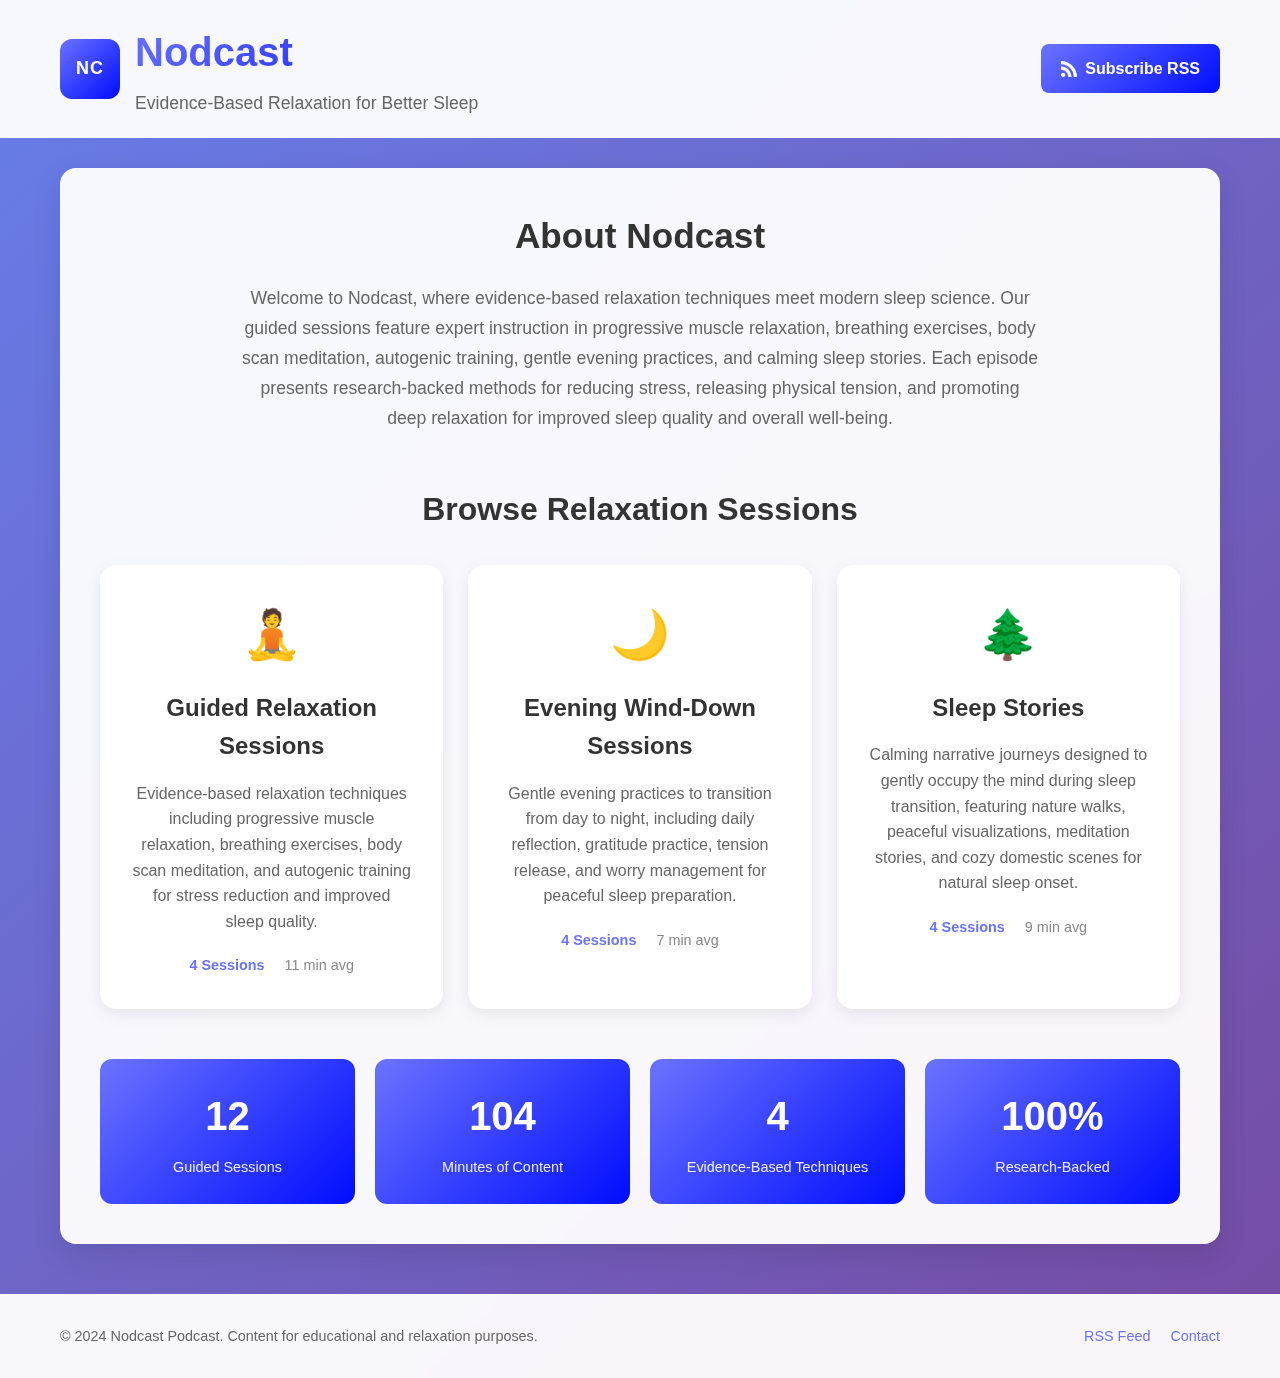
<file: index.html>
<!-- FILE_LOCATION= ellipse://pgit_nodcast/index.html -->
<!DOCTYPE html>
<html lang="en">
<head>
    <meta charset="UTF-8">
    <meta name="viewport" content="width=device-width, initial-scale=1.0">
    <title>Nodcast - Evidence-Based Relaxation for Better Sleep</title>
    <meta name="description" content="Evidence-based relaxation techniques including progressive muscle relaxation, breathing exercises, body scan meditation, and autogenic training for improved sleep quality and stress reduction.">
    <meta name="keywords" content="relaxation, sleep, meditation, breathing exercises, progressive muscle relaxation, stress reduction, guided meditation">
    <link rel="stylesheet" href="css/site.css">
    <link rel="icon" type="image/svg+xml" href="data:image/svg+xml,<svg xmlns='http://www.w3.org/2000/svg' viewBox='0 0 100 100'><text y='.9em' font-size='90'>🧘</text></svg>">
</head>
<body>
    <div id="header-placeholder"></div>
    <div id="main-placeholder"></div>
    <div id="footer-placeholder"></div>

    <script src="js/site.js"></script>
    <script>
        // Initialize the homepage
        async function initPage() {
            try {
                const content = await window.nodcastSite.init('home');
                if (content) {
                    document.getElementById('header-placeholder').innerHTML = content.header;
                    document.getElementById('main-placeholder').innerHTML = content.main;
                    document.getElementById('footer-placeholder').innerHTML = content.footer;
                }
            } catch (error) {
                console.error('Failed to initialize page:', error);
                // Fallback content
                document.getElementById('header-placeholder').innerHTML = `
                    <header>
                        <div class="container">
                            <div class="header-content">
                                <div class="logo-section">
                                    <div class="podcast-artwork">NC</div>
                                    <div class="title-section">
                                        <h1>Nodcast</h1>
                                        <p class="tagline">Evidence-Based Relaxation for Better Sleep</p>
                                    </div>
                                </div>
                            </div>
                        </div>
                    </header>
                `;
                document.getElementById('main-placeholder').innerHTML = `
                    <div class="container">
                        <main>
                            <section class="about-section">
                                <h2>Content Loading</h2>
                                <p>Please refresh the page to load content.</p>
                            </section>
                        </main>
                    </div>
                `;
                document.getElementById('footer-placeholder').innerHTML = `
                    <footer>
                        <div class="container">
                            <div class="footer-content">
                                <div>
                                    <p>&copy; 2024 Nodcast Podcast. Content for educational and relaxation purposes.</p>
                                </div>
                                <div class="social-links">
                                    <a href="nodcast_rss/feed.xml">RSS Feed</a>
                                    <a href="mailto:contact@nodcast.com">Contact</a>
                                </div>
                            </div>
                        </div>
                    </footer>
                `;
            }
        }

        // Initialize when DOM is loaded
        document.addEventListener('DOMContentLoaded', initPage);
    </script>
</body>
</html>
</file>
<file: css/site.css>
/* FILE_LOCATION= ellipse://pgit_nodcast/css/site.css */

/* Reset and Base Styles */
* {
    margin: 0;
    padding: 0;
    box-sizing: border-box;
}

body {
    font-family: -apple-system, BlinkMacSystemFont, 'Segoe UI', Roboto, Oxygen, Ubuntu, Cantarell, sans-serif;
    line-height: 1.6;
    color: #333;
    background: linear-gradient(135deg, #667eea 0%, #764ba2 100%);
    min-height: 100vh;
}

.container {
    max-width: 1200px;
    margin: 0 auto;
    padding: 0 20px;
}

/* Header Styles */
header {
    background: rgba(255, 255, 255, 0.95);
    backdrop-filter: blur(10px);
    border-bottom: 1px solid rgba(255, 255, 255, 0.2);
    padding: 20px 0;
    margin-bottom: 30px;
}

.header-content {
    display: flex;
    justify-content: space-between;
    align-items: center;
    flex-wrap: wrap;
    gap: 20px;
}

.logo-section {
    display: flex;
    align-items: center;
    gap: 15px;
}

.podcast-artwork {
    width: 60px;
    height: 60px;
    background: linear-gradient(135deg, #6b73ff 0%, #000dff 100%);
    border-radius: 12px;
    display: flex;
    align-items: center;
    justify-content: center;
    color: white;
    font-weight: bold;
    font-size: 18px;
    letter-spacing: 1px;
}

.title-section h1 {
    font-size: 2.5rem;
    font-weight: 700;
    background: linear-gradient(135deg, #6b73ff 0%, #000dff 100%);
    -webkit-background-clip: text;
    -webkit-text-fill-color: transparent;
    background-clip: text;
    margin-bottom: 5px;
}

.tagline {
    color: #666;
    font-size: 1.1rem;
    font-weight: 300;
}

.breadcrumb {
    color: #666;
    font-size: 0.95rem;
}

.breadcrumb a {
    color: #6b73ff;
    text-decoration: none;
}

.breadcrumb a:hover {
    text-decoration: underline;
}

/* Navigation Styles */
.subscribe-section {
    display: flex;
    align-items: center;
}

.rss-button {
    display: flex;
    align-items: center;
    gap: 8px;
    background: linear-gradient(135deg, #6b73ff 0%, #000dff 100%);
    color: white;
    padding: 12px 20px;
    border-radius: 8px;
    text-decoration: none;
    font-weight: 600;
    transition: transform 0.2s ease;
}

.rss-button:hover {
    transform: translateY(-2px);
}

.rss-icon {
    width: 16px;
    height: 16px;
    fill: currentColor;
}

.nav-links {
    display: flex;
    gap: 20px;
    align-items: center;
}

.nav-links a {
    color: #6b73ff;
    text-decoration: none;
    font-weight: 500;
    padding: 8px 16px;
    border-radius: 6px;
    transition: background-color 0.2s ease;
}

.nav-links a:hover {
    background-color: rgba(107, 115, 255, 0.1);
}

/* Main Content Styles */
main {
    background: rgba(255, 255, 255, 0.95);
    backdrop-filter: blur(10px);
    border-radius: 16px;
    padding: 40px;
    margin-bottom: 40px;
    box-shadow: 0 10px 30px rgba(0, 0, 0, 0.1);
}

/* About Section */
.about-section {
    text-align: center;
    margin-bottom: 50px;
}

.about-section h2 {
    font-size: 2.2rem;
    margin-bottom: 20px;
    color: #333;
}

.about-section p {
    font-size: 1.1rem;
    color: #666;
    max-width: 800px;
    margin: 0 auto;
    line-height: 1.7;
}

/* Categories Section */
.categories-section h2 {
    text-align: center;
    font-size: 2rem;
    margin-bottom: 30px;
    color: #333;
}

.categories-grid {
    display: grid;
    grid-template-columns: repeat(auto-fit, minmax(300px, 1fr));
    gap: 25px;
    margin-bottom: 50px;
}

.category-card {
    background: white;
    padding: 30px;
    border-radius: 16px;
    text-decoration: none;
    color: inherit;
    transition: all 0.3s ease;
    border: 2px solid transparent;
    box-shadow: 0 5px 15px rgba(0, 0, 0, 0.08);
}

.category-card:hover {
    transform: translateY(-5px);
    box-shadow: 0 15px 35px rgba(0, 0, 0, 0.15);
    border-color: #6b73ff;
}

.category-icon {
    font-size: 3rem;
    text-align: center;
    margin-bottom: 15px;
}

.category-title {
    font-size: 1.5rem;
    font-weight: 700;
    text-align: center;
    margin-bottom: 15px;
    color: #333;
}

.category-description {
    color: #666;
    text-align: center;
    margin-bottom: 20px;
    line-height: 1.6;
}

.category-stats {
    display: flex;
    justify-content: center;
    gap: 20px;
    font-size: 0.9rem;
    color: #888;
}

.episode-count {
    font-weight: 600;
    color: #6b73ff;
}

/* Stats Section */
.stats-section {
    margin-top: 50px;
}

.stats-grid {
    display: grid;
    grid-template-columns: repeat(auto-fit, minmax(200px, 1fr));
    gap: 20px;
}

.stat-item {
    text-align: center;
    padding: 25px;
    background: linear-gradient(135deg, #6b73ff 0%, #000dff 100%);
    border-radius: 12px;
    color: white;
}

.stat-number {
    display: block;
    font-size: 2.5rem;
    font-weight: 700;
    margin-bottom: 8px;
}

.stat-label {
    font-size: 0.9rem;
    opacity: 0.9;
    font-weight: 500;
}

/* Category Header */
.category-header {
    text-align: center;
    padding: 60px 40px;
    border-radius: 16px;
    margin-bottom: 40px;
    color: white;
}

.category-header .category-icon {
    font-size: 4rem;
    margin-bottom: 20px;
}

.category-header h2 {
    font-size: 2.5rem;
    margin-bottom: 15px;
}

.category-header .category-description {
    font-size: 1.2rem;
    opacity: 0.9;
    max-width: 600px;
    margin: 0 auto;
}

/* Episodes Section */
.episodes-section {
    display: flex;
    flex-direction: column;
    gap: 30px;
}

.episode-card {
    background: white;
    border-radius: 16px;
    padding: 30px;
    box-shadow: 0 5px 15px rgba(0, 0, 0, 0.08);
    transition: transform 0.2s ease;
}

.episode-card:hover {
    transform: translateY(-2px);
    box-shadow: 0 10px 25px rgba(0, 0, 0, 0.12);
}

.episode-header {
    display: flex;
    align-items: center;
    gap: 20px;
    margin-bottom: 20px;
}

.episode-number {
    width: 50px;
    height: 50px;
    border-radius: 50%;
    display: flex;
    align-items: center;
    justify-content: center;
    color: white;
    font-weight: 700;
    font-size: 1.2rem;
    flex-shrink: 0;
}

.episode-title {
    font-size: 1.6rem;
    font-weight: 700;
    color: #333;
    line-height: 1.3;
}

.episode-meta {
    display: flex;
    gap: 25px;
    margin-bottom: 20px;
    font-size: 0.9rem;
    color: #666;
    flex-wrap: wrap;
}

.episode-description {
    color: #555;
    line-height: 1.7;
    margin-bottom: 25px;
}

/* Technique Details */
.technique-details {
    background: #f8f9fa;
    padding: 25px;
    border-radius: 12px;
    margin-bottom: 25px;
}

.technique-details h4 {
    color: #333;
    margin-bottom: 15px;
    font-size: 1.1rem;
}

.details-grid {
    display: grid;
    gap: 15px;
}

.technique-item {
    display: grid;
    grid-template-columns: 200px 1fr;
    gap: 15px;
    align-items: start;
}

.technique-label {
    font-weight: 600;
    color: #6b73ff;
    font-size: 0.9rem;
}

.technique-value {
    color: #555;
    font-size: 0.9rem;
    line-height: 1.5;
}

/* Audio Player */
.episode-actions {
    border-top: 1px solid #eee;
    padding-top: 25px;
}

.audio-player {
    width: 100%;
    height: 50px;
    outline: none;
}

.audio-player::-webkit-media-controls-panel {
    background-color: #6b73ff;
}

/* Footer */
footer {
    background: rgba(255, 255, 255, 0.95);
    backdrop-filter: blur(10px);
    border-top: 1px solid rgba(255, 255, 255, 0.2);
    padding: 30px 0;
    margin-top: 50px;
}

.footer-content {
    display: flex;
    justify-content: space-between;
    align-items: center;
    flex-wrap: wrap;
    gap: 20px;
}

.footer-content p {
    color: #666;
    font-size: 0.9rem;
}

.social-links {
    display: flex;
    gap: 20px;
}

.social-links a {
    color: #6b73ff;
    text-decoration: none;
    font-weight: 500;
    font-size: 0.9rem;
}

.social-links a:hover {
    text-decoration: underline;
}

/* Responsive Design */
@media (max-width: 768px) {
    .container {
        padding: 0 15px;
    }
    
    .header-content {
        flex-direction: column;
        text-align: center;
    }
    
    .title-section h1 {
        font-size: 2rem;
    }
    
    main {
        padding: 25px;
        margin-bottom: 25px;
    }
    
    .about-section h2 {
        font-size: 1.8rem;
    }
    
    .categories-grid {
        grid-template-columns: 1fr;
    }
    
    .stats-grid {
        grid-template-columns: repeat(2, 1fr);
    }
    
    .episode-header {
        flex-direction: column;
        text-align: center;
        gap: 15px;
    }
    
    .episode-meta {
        justify-content: center;
        text-align: center;
    }
    
    .technique-item {
        grid-template-columns: 1fr;
        gap: 5px;
    }
    
    .technique-label {
        font-weight: 700;
    }
    
    .footer-content {
        flex-direction: column;
        text-align: center;
    }
    
    .nav-links {
        flex-wrap: wrap;
        justify-content: center;
    }
}

@media (max-width: 480px) {
    .title-section h1 {
        font-size: 1.8rem;
    }
    
    .podcast-artwork {
        width: 50px;
        height: 50px;
        font-size: 16px;
    }
    
    .category-card {
        padding: 20px;
    }
    
    .episode-card {
        padding: 20px;
    }
    
    .stats-grid {
        grid-template-columns: 1fr;
    }
    
    .stat-number {
        font-size: 2rem;
    }
}
</file>
